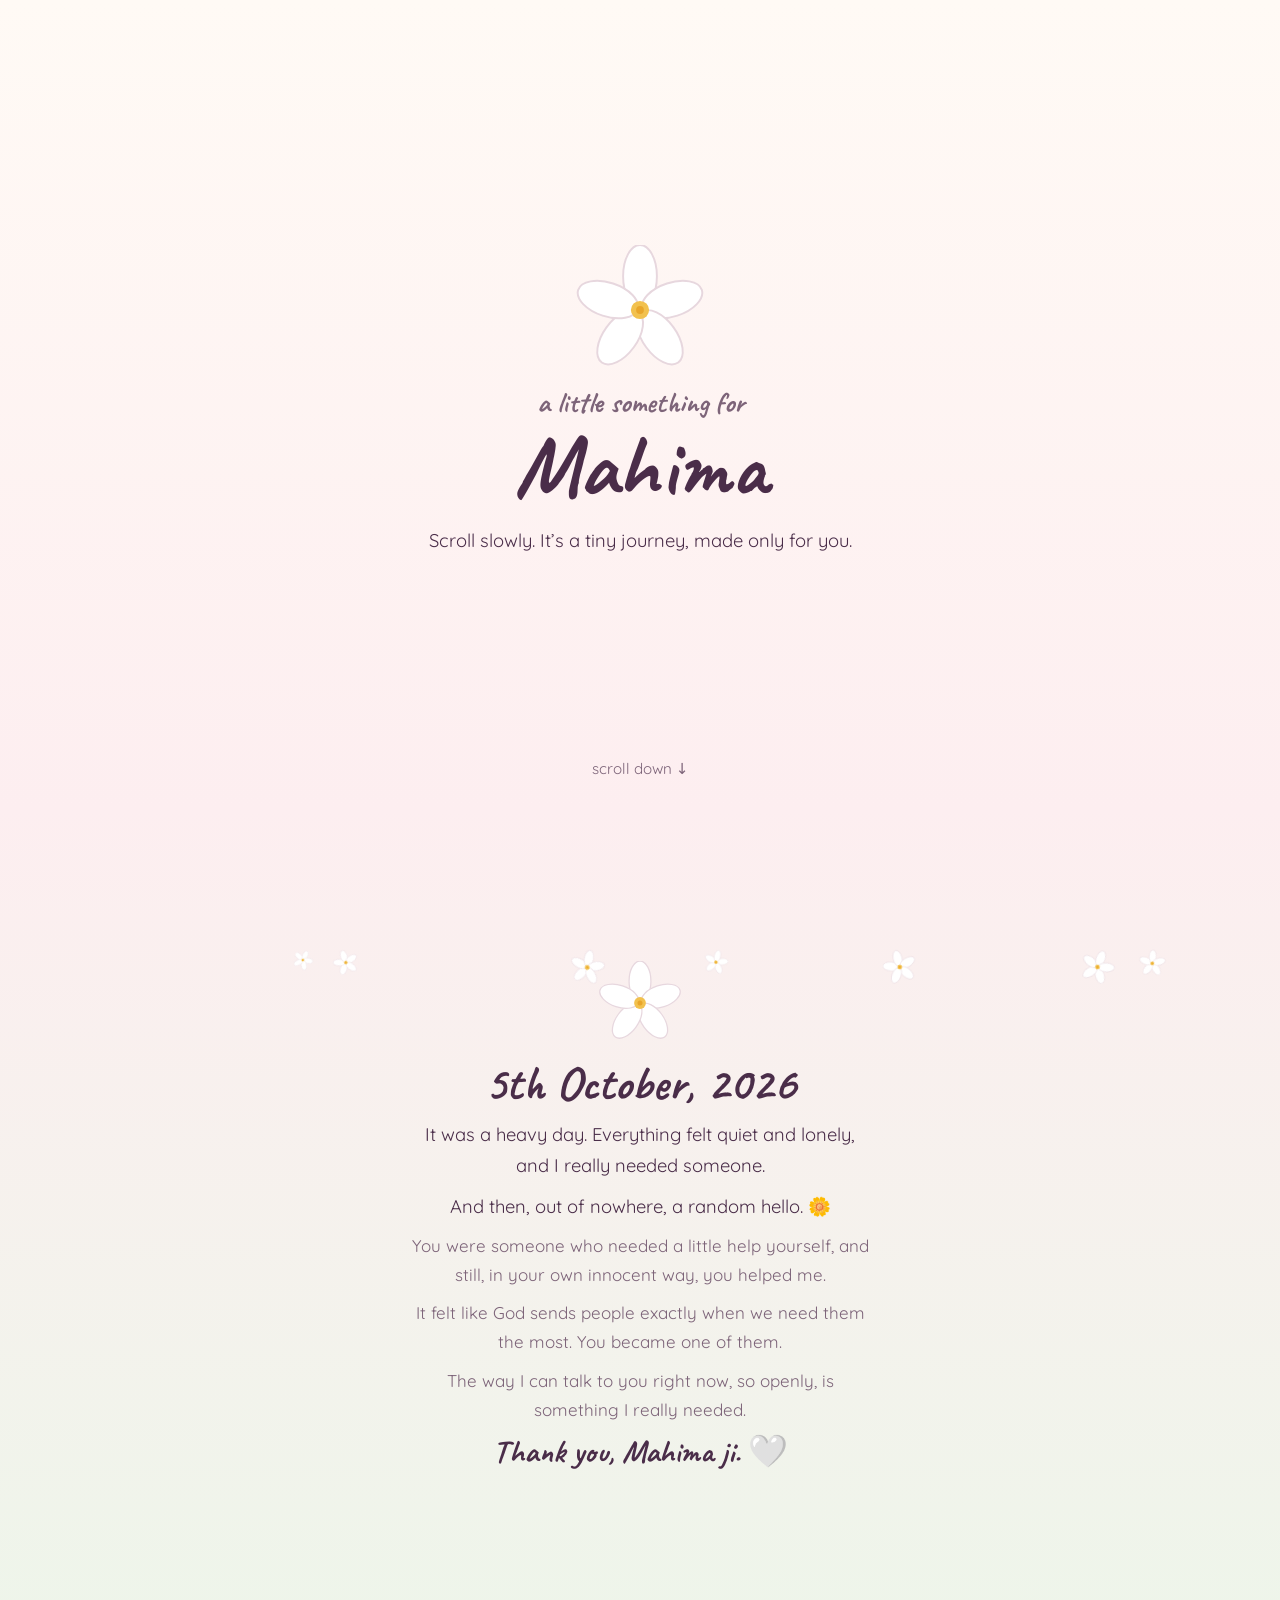
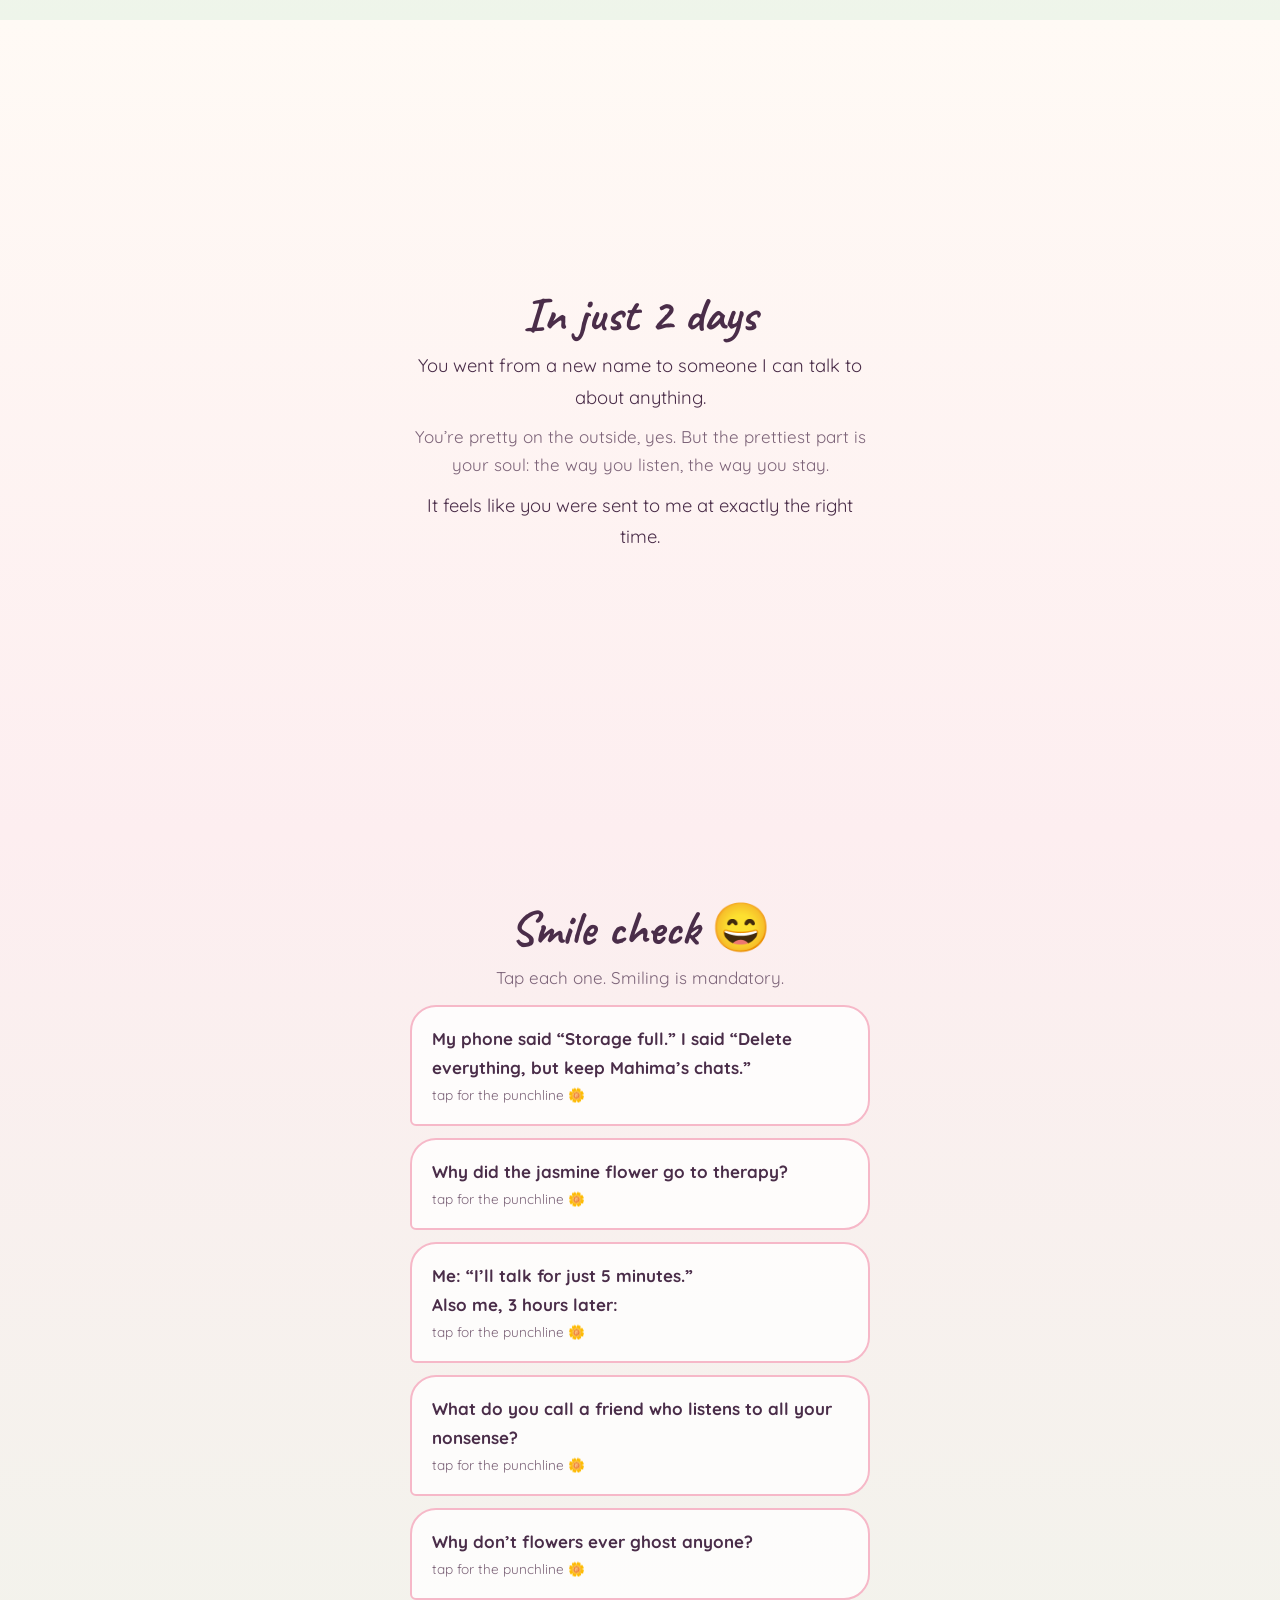
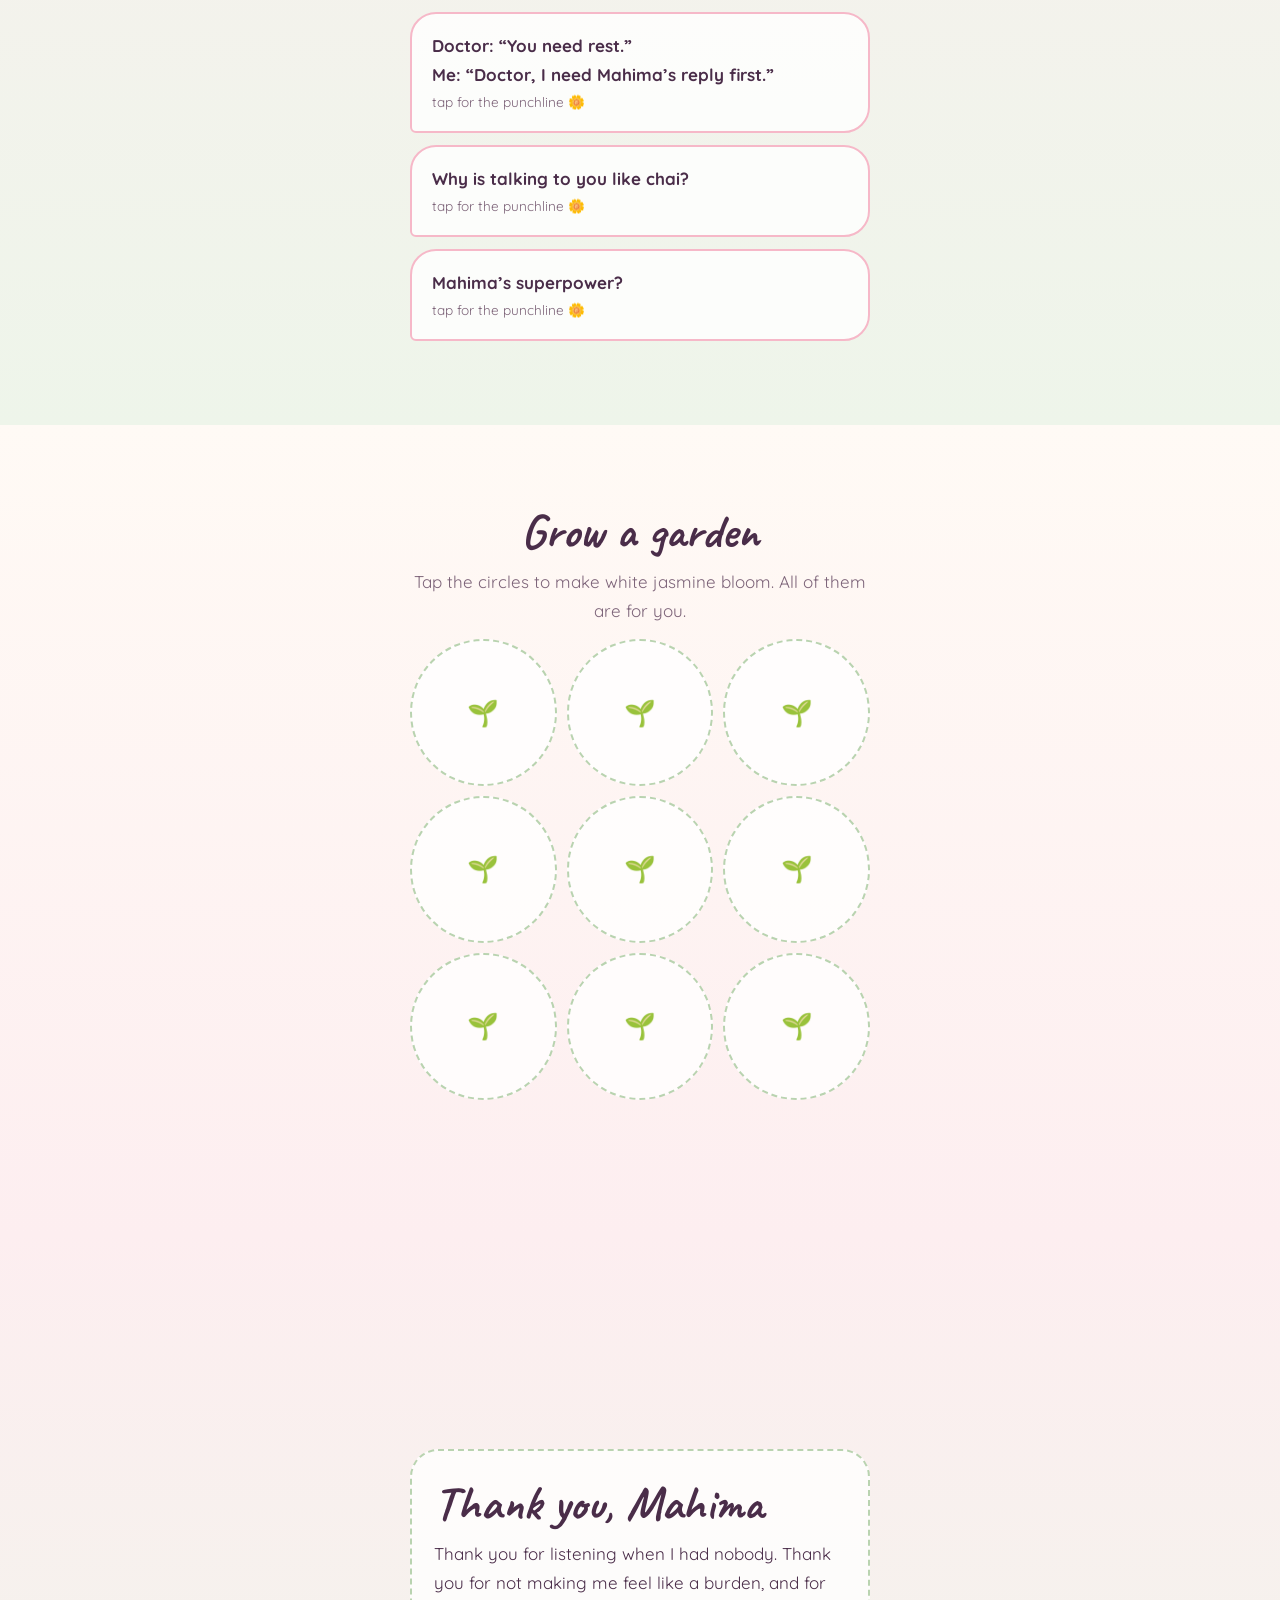
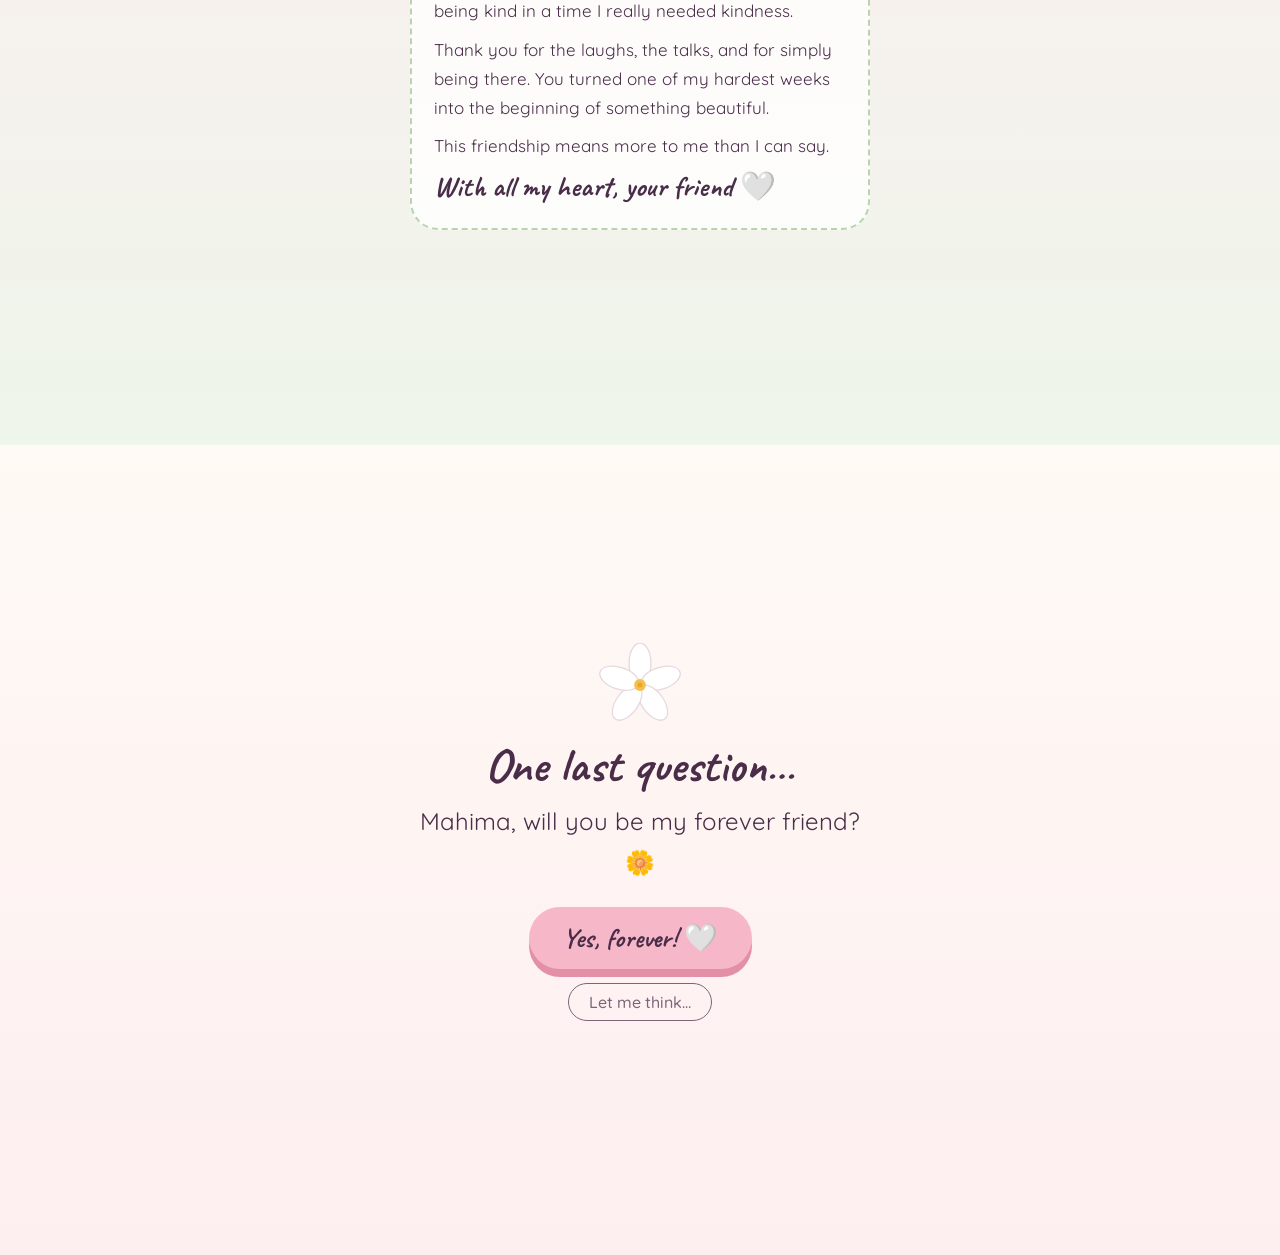
<file: index.html>
<!DOCTYPE html>
<html lang="en">
<head>
<meta charset="utf-8">
<meta name="viewport" content="width=device-width, initial-scale=1, viewport-fit=cover">
<title>For Mahima 🌼</title>
<link href="https://fonts.googleapis.com/css2?family=Caveat:wght@500;700&family=Quicksand:wght@400;500;600&display=swap" rel="stylesheet">
<style>
:root{
  --bg1:#fffaf5; --bg2:#fdeef0; --bg3:#eef5ea; --ink:#4a2d49; --soft:#7d6479;
  --petal:#ffffff; --pink:#f6b8c8; --sage:#b9d3b0; --gold:#f2c14e; --card:rgba(255,255,255,.78);
  box-sizing:border-box; padding-top:env(safe-area-inset-top,0px); padding-bottom:env(safe-area-inset-bottom,0px);
}
@media (prefers-color-scheme:dark){
  :root:not([data-theme="light"]){--bg1:#2a1b2b;--bg2:#35202f;--bg3:#1f2b24;--ink:#fbeff3;--soft:#d5bccb;--card:rgba(255,255,255,.08)}
}
:root[data-theme="dark"]{--bg1:#2a1b2b;--bg2:#35202f;--bg3:#1f2b24;--ink:#fbeff3;--soft:#d5bccb;--card:rgba(255,255,255,.08)}
html{scroll-padding-top:env(safe-area-inset-top,0px);scroll-behavior:smooth}
*{box-sizing:border-box}
body{margin:0;font-family:'Quicksand',system-ui,sans-serif;color:var(--ink);background:var(--bg1);line-height:1.7;font-size:17px;overflow-x:hidden}
h1,h2,.hand{font-family:'Caveat','Segoe Script',cursive;font-weight:700;line-height:1.1;margin:0}
h1{font-size:clamp(3.2rem,15vw,5.5rem)}
h2{font-size:clamp(2.2rem,9vw,3rem);margin-bottom:.6rem}
section{min-height:90vh;padding:72px 24px;display:flex;flex-direction:column;justify-content:center;align-items:center;text-align:center;position:relative}
section:nth-of-type(odd){background:linear-gradient(180deg,var(--bg1),var(--bg2))}
section:nth-of-type(even){background:linear-gradient(180deg,var(--bg2),var(--bg3))}
.wrap{max-width:460px;width:100%;position:relative;z-index:2}
p{margin:.6rem 0;color:var(--soft)}
.big{font-size:1.15rem;color:var(--ink)}
.bloom{width:84px;height:84px;display:block;margin:0 auto 12px}
.hero .bloom{width:130px;height:130px;animation:sway 5s ease-in-out infinite}
@keyframes sway{50%{transform:rotate(12deg) scale(1.05)}}
.hint{position:absolute;bottom:28px;left:0;right:0;font-size:.95rem;color:var(--soft);animation:bob 2s ease-in-out infinite}
@keyframes bob{50%{transform:translateY(8px)}}
.card{background:var(--card);border:2px solid var(--pink);border-radius:26px 26px 26px 6px;padding:18px 20px;margin:12px 0;width:100%;text-align:left;font:inherit;color:var(--ink);cursor:pointer;display:block}
.card .pl{display:none;margin-top:8px;color:var(--soft);font-weight:600}
.card.open .pl{display:block}
.card .tap{font-size:.85rem;color:var(--soft)}
.card.open .tap{display:none}
.card:focus-visible,button:focus-visible{outline:3px solid var(--gold);outline-offset:3px}
.letter{background:var(--card);border-radius:28px;padding:26px 22px;border:2px dashed var(--sage);text-align:left}
.letter p{color:var(--ink)}
.garden{display:grid;grid-template-columns:repeat(3,1fr);gap:10px;width:100%;margin-top:14px}
.seed{aspect-ratio:1;border-radius:50%;background:var(--card);border:2px dashed var(--sage);display:grid;place-items:center;cursor:pointer;font-size:1.6rem;padding:0;color:var(--soft)}
.seed svg{width:84%;height:84%;animation:pop .5s cubic-bezier(.3,1.6,.5,1)}
@keyframes pop{from{transform:scale(0) rotate(-90deg)}}
.btns{display:flex;flex-direction:column;gap:14px;align-items:center;margin-top:24px;min-height:150px;position:relative}
button.yes{font:700 1.7rem 'Caveat',cursive;background:var(--pink);color:#4a2d49;border:0;border-radius:999px;padding:14px 34px;box-shadow:0 8px 0 #e48fa8;cursor:pointer;transition:transform .15s}
button.yes:active{transform:translateY(5px);box-shadow:0 3px 0 #e48fa8}
button.no{font:500 1rem 'Quicksand',sans-serif;background:transparent;color:var(--soft);border:1.5px solid var(--soft);border-radius:999px;padding:8px 20px;cursor:pointer;transition:transform .25s}
#answer{display:none}
#answer.show{display:block}
a.share{display:inline-block;margin-top:16px;background:var(--sage);color:#2f4a2c;text-decoration:none;font-weight:700;border-radius:999px;padding:12px 24px}
.petal{position:fixed;top:-40px;z-index:1;pointer-events:none;animation:fall linear forwards}
@keyframes fall{to{transform:translate3d(var(--dx),110vh,0) rotate(var(--rot))}}
@media (prefers-reduced-motion:reduce){.petal{display:none}.hero .bloom,.hint{animation:none}html{scroll-behavior:auto}}
</style>
</head>
<body>
<svg width="0" height="0" style="position:absolute" aria-hidden="true">
  <defs>
    <symbol id="jas" viewBox="-50 -50 100 100">
      <g fill="#fff" stroke="#e7d7de" stroke-width="1.5">
        <ellipse cx="0" cy="-26" rx="13" ry="24"/>
        <ellipse cx="0" cy="-26" rx="13" ry="24" transform="rotate(72)"/>
        <ellipse cx="0" cy="-26" rx="13" ry="24" transform="rotate(144)"/>
        <ellipse cx="0" cy="-26" rx="13" ry="24" transform="rotate(216)"/>
        <ellipse cx="0" cy="-26" rx="13" ry="24" transform="rotate(288)"/>
      </g>
      <circle r="7" fill="#f2c14e"/><circle r="3" fill="#e9a62b"/>
    </symbol>
  </defs>
</svg>

<section class="hero">
  <div class="wrap">
    <svg class="bloom"><use href="#jas"/></svg>
    <p class="hand" style="font-size:1.8rem;color:var(--soft)">a little something for</p>
    <h1>Mahima</h1>
    <p class="big">Scroll slowly. It’s a tiny journey, made only for you.</p>
  </div>
  <div class="hint">scroll down ↓</div>
</section>

<section>
  <div class="wrap">
    <svg class="bloom"><use href="#jas"/></svg>
    <h2>5th October, 2026</h2>
    <p class="big">It was a heavy day. Everything felt quiet and lonely, and I really needed someone.</p>
    <p class="big">And then, out of nowhere, a random hello. 🌼</p>
    <p>You were someone who needed a little help yourself, and still, in your own innocent way, you helped me.</p>
    <p>It felt like God sends people exactly when we need them the most. You became one of them.</p>
    <p>The way I can talk to you right now, so openly, is something I really needed.</p>
    <p class="hand" style="font-size:2rem;color:var(--ink)">Thank you, Mahima ji. 🤍</p>
  </div>
</section>

<section>
  <div class="wrap">
    <h2>In just 2 days</h2>
    <p class="big">You went from a new name to someone I can talk to about anything.</p>
    <p>You’re pretty on the outside, yes. But the prettiest part is your soul: the way you listen, the way you stay.</p>
    <p class="big">It feels like you were sent to me at exactly the right time.</p>
  </div>
</section>

<section>
  <div class="wrap">
    <h2>Smile check 😄</h2>
    <p>Tap each one. Smiling is mandatory.</p>
    <button class="card" type="button"><b>My phone said “Storage full.” I said “Delete everything, but keep Mahima’s chats.”</b><div class="tap">tap for the punchline 🌼</div><div class="pl">Priorities. 😌</div></button>
    <button class="card" type="button"><b>Why did the jasmine flower go to therapy?</b><div class="tap">tap for the punchline 🌼</div><div class="pl">Too many people kept saying “you smell nice” and it got emotional. 🌼</div></button>
    <button class="card" type="button"><b>Me: “I’ll talk for just 5 minutes.” <br>Also me, 3 hours later:</b><div class="tap">tap for the punchline 🌼</div><div class="pl">“Wait, one more thing…” 🙈</div></button>
    <button class="card" type="button"><b>What do you call a friend who listens to all your nonsense?</b><div class="tap">tap for the punchline 🌼</div><div class="pl">A legend. Also known as Mahima ji. 👑</div></button>
    <button class="card" type="button"><b>Why don’t flowers ever ghost anyone?</b><div class="tap">tap for the punchline 🌼</div><div class="pl">They always come back in spring. Unlike my sleep schedule. 😴</div></button>
    <button class="card" type="button"><b>Doctor: “You need rest.” <br>Me: “Doctor, I need Mahima’s reply first.”</b><div class="tap">tap for the punchline 🌼</div><div class="pl">Doctor: “…that’s not medicine.” 💊</div></button>
    <button class="card" type="button"><b>Why is talking to you like chai?</b><div class="tap">tap for the punchline 🌼</div><div class="pl">Warm, comforting, and I want a refill every day. ☕</div></button>
    <button class="card" type="button"><b>Mahima’s superpower?</b><div class="tap">tap for the punchline 🌼</div><div class="pl">Making a random Tuesday feel like a festival. 🎉</div></button>
  </div>
</section>

<section>
  <div class="wrap">
    <h2>Grow a garden</h2>
    <p>Tap the circles to make white jasmine bloom. All of them are for you.</p>
    <div class="garden" id="garden"></div>
    <p id="gmsg" class="big" style="min-height:1.7em;margin-top:14px"></p>
  </div>
</section>

<section>
  <div class="wrap">
    <div class="letter">
      <h2>Thank you, Mahima</h2>
      <p>Thank you for listening when I had nobody. Thank you for not making me feel like a burden, and for being kind in a time I really needed kindness.</p>
      <p>Thank you for the laughs, the talks, and for simply being there. You turned one of my hardest weeks into the beginning of something beautiful.</p>
      <p>This friendship means more to me than I can say.</p>
      <p class="hand" style="font-size:1.8rem">With all my heart, your friend 🤍</p>
    </div>
  </div>
</section>

<section id="ask">
  <div class="wrap">
    <svg class="bloom"><use href="#jas"/></svg>
    <h2>One last question…</h2>
    <p class="big" style="font-size:1.5rem">Mahima, will you be my forever friend? 🌼</p>
    <div class="btns" id="btns">
      <button class="yes" id="yes" type="button">Yes, forever! 🤍</button>
      <button class="no" id="no" type="button">Let me think…</button>
    </div>
    <div id="answer">
      <h2>Yayyyy! 🎉</h2>
      <p class="big">Forever friends it is. Best new beginning ever. 🌼</p>
      <a class="share" id="share" target="_blank" rel="noopener" href="#">Tell him your answer 💬</a>
    </div>
  </div>
</section>

<script>
(function(){
  var reduce = window.matchMedia('(prefers-reduced-motion: reduce)').matches;
  function petal(){
    if(reduce) return;
    var s = document.createElementNS('http://www.w3.org/2000/svg','svg');
    var size = 16 + Math.random()*22;
    s.setAttribute('class','petal'); s.setAttribute('width',size); s.setAttribute('height',size);
    s.style.left = Math.random()*100 + 'vw';
    s.style.setProperty('--dx', (Math.random()*160-80)+'px');
    s.style.setProperty('--rot', (Math.random()*720-360)+'deg');
    s.style.animationDuration = (7+Math.random()*7)+'s';
    s.innerHTML = '<use href="#jas"/>';
    document.body.appendChild(s);
    setTimeout(function(){s.remove()}, 15000);
  }
  setInterval(petal, 1100);
  for(var i=0;i<6;i++) setTimeout(petal, i*250);

  document.querySelectorAll('.card').forEach(function(c){
    c.addEventListener('click', function(){ c.classList.toggle('open'); });
  });

  var g = document.getElementById('garden'), msg = document.getElementById('gmsg'), n = 0;
  var lines = ['A little bud 🌱','Growing…','Look at that!','Smells so good','Almost a garden','Pretty, like you','So many!','Nearly there','Mahima’s garden 🤍'];
  for(var i=0;i<9;i++){
    var b = document.createElement('button');
    b.className='seed'; b.type='button'; b.setAttribute('aria-label','Plant a flower'); b.textContent='🌱';
    b.addEventListener('click', function(){
      if(this.dataset.done) return;
      this.dataset.done=1; this.innerHTML='<svg><use href="#jas"/></svg>'; this.style.border='0'; this.style.background='transparent';
      msg.textContent = lines[n++];
    });
    g.appendChild(b);
  }

  var no = document.getElementById('no'), tries = 0;
  var phrases = ['Are you sure? 🥺','Try again 🌼','Pretty please?','That button is broken 😅'];
  function dodge(e){
    if(e) e.preventDefault();
    tries++;
    no.textContent = phrases[tries % phrases.length];
    var x = (Math.random()*160-80), y = (Math.random()*80-20);
    no.style.transform = 'translate('+x+'px,'+y+'px)';
  }
  no.addEventListener('click', dodge);
  no.addEventListener('pointerenter', function(e){ if(e.pointerType==='mouse') dodge(); });

  document.getElementById('yes').addEventListener('click', function(){
    document.getElementById('btns').style.display='none';
    document.getElementById('answer').classList.add('show');
    document.getElementById('share').href = 'https://wa.me/?text=' + encodeURIComponent('Yes! Forever friends 🤍🌼 — Mahima');
    if(!reduce){ for(var i=0;i<45;i++) setTimeout(petal, i*60); }
  });
})();
</script>
</body>
</html>
</file>
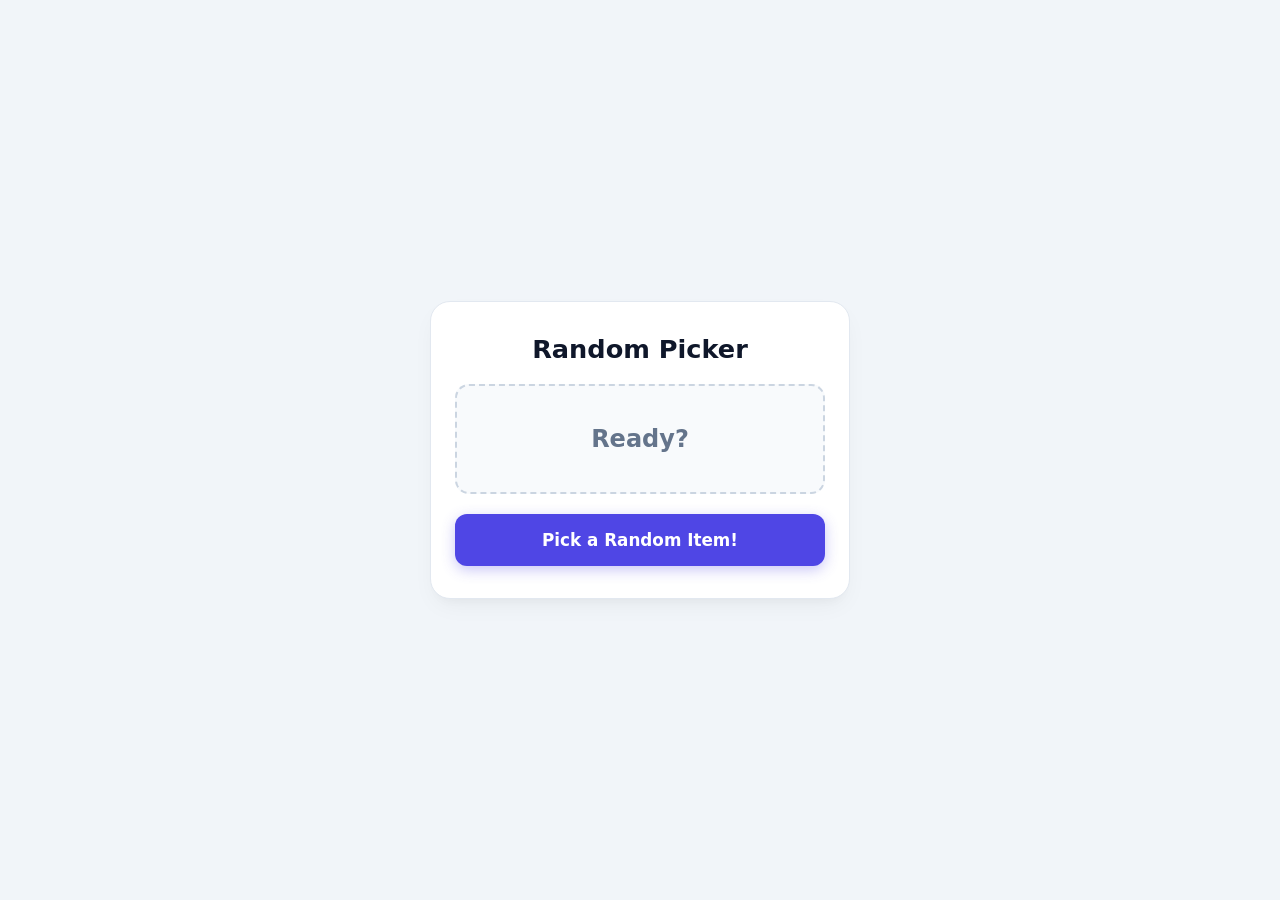
<file: ran.html>
<!DOCTYPE html>
<html lang="en">
<head>
  <meta charset="UTF-8">
  <meta name="viewport" content="width=device-width, initial-scale=1.0">
  <title>Random Item Picker</title>
  <style>
    :root {
      --bg-color: #f1f5f9;
      --card-bg: #ffffff;
      --accent: #4f46e5;
      --accent-hover: #4338ca;
      --text: #0f172a;
      --text-muted: #64748b;
      --border: #e2e8f0;
      --winner-color: #2563eb;
    }

    * {
      box-sizing: border-box;
      margin: 0;
      padding: 0;
      font-family: 'Segoe UI', Roboto, system-ui, -apple-system, sans-serif;
    }

    body {
      background-color: var(--bg-color);
      color: var(--text);
      min-height: 100vh;
      display: flex;
      justify-content: center;
      align-items: center;
      padding: 16px;
    }

    .container {
      background-color: var(--card-bg);
      width: 100%;
      max-width: 420px;
      padding: 32px 24px;
      border-radius: 20px;
      border: 1px solid var(--border);
      box-shadow: 0 10px 25px -5px rgba(0, 0, 0, 0.05), 0 8px 10px -6px rgba(0, 0, 0, 0.03);
      text-align: center;
    }

    h1 {
      font-size: clamp(1.3rem, 5vw, 1.6rem);
      font-weight: 700;
      margin-bottom: 20px;
      color: var(--text);
    }

    /* Display Box */
    .picker-box {
      background: #f8fafc;
      border: 2px dashed #cbd5e1;
      border-radius: 14px;
      height: 110px;
      display: flex;
      justify-content: center;
      align-items: center;
      margin-bottom: 20px;
      padding: 12px;
      overflow: hidden;
      transition: border-color 0.3s ease;
    }

    .item-display {
      font-size: clamp(1.2rem, 5vw, 1.5rem);
      font-weight: 700;
      color: var(--text-muted);
      word-break: break-word;
      transition: transform 0.1s ease, color 0.2s ease;
    }

    .item-display.shuffling {
      animation: shuffleAnim 0.1s infinite alternate;
      color: var(--text-muted);
    }

    .item-display.winner {
      transform: scale(1.15);
      color: var(--winner-color);
    }

    /* Button */
    .btn-pick {
      background-color: var(--accent);
      color: #ffffff;
      border: none;
      padding: 16px 24px;
      font-size: clamp(1rem, 4vw, 1.05rem);
      font-weight: 600;
      border-radius: 12px;
      cursor: pointer;
      width: 100%;
      transition: all 0.2s ease;
      box-shadow: 0 4px 14px rgba(79, 70, 229, 0.3);
      -webkit-tap-highlight-color: transparent;
    }

    .btn-pick:hover:not(:disabled) {
      background-color: var(--accent-hover);
      transform: translateY(-2px);
      box-shadow: 0 6px 18px rgba(79, 70, 229, 0.4);
    }

    .btn-pick:active:not(:disabled) {
      transform: translateY(0);
    }

    .btn-pick:disabled {
      background-color: #94a3b8;
      cursor: not-allowed;
      box-shadow: none;
      transform: none;
    }

    @keyframes shuffleAnim {
      0% { transform: translateY(-3px); }
      100% { transform: translateY(3px); }
    }

    @media (max-width: 360px) {
      .container {
        padding: 24px 16px;
      }
      .picker-box {
        height: 95px;
      }
    }
  </style>
</head>
<body>

  <div class="container">
    <h1>Random Picker</h1>

    <div class="picker-box" id="pickerBox">
      <div id="itemDisplay" class="item-display">Ready?</div>
    </div>

    <button id="pickBtn" class="btn-pick" onclick="startRandomizer()">Pick a Random Item!</button>
  </div>

  <script>
    // Pool of custom items
    const things = [
      "Jhumka 🪞",
      "Coca cola bottle 🥤",
      "Lipstick 💄",
      "Fevicol 🧪",
      "Sunglasses 🕶️",
      "Books 📚",
      "Dupatta 🧣",
      "Chocolate 🍫",
      "Bottle 🍾",
      "Hari mirchi 🌶️",
      "Marigold flower 🌼",
      "Bell 🔔",
      "Bangles 💍",
      "Lemon 🍋",
      "Keys 🗝️",
      "Water 🌊",
      "Toy car 🚗",
      "Paan 🍃",
      "Perfume 🧴",
      "Mobile phone 📱",
      "Stone 🪨",
      "Mehandi cone 🖋️",
      "Flower 🌺",
      "Tablet (paracetamol) 💊",
      "Watch ⌚"
    ];

    const itemDisplay = document.getElementById('itemDisplay');
    const pickBtn = document.getElementById('pickBtn');
    const pickerBox = document.getElementById('pickerBox');

    function startRandomizer() {
      pickBtn.disabled = true;
      pickerBox.style.borderColor = '#94a3b8';
      itemDisplay.classList.remove('winner');
      itemDisplay.classList.add('shuffling');

      const totalDuration = 5000; // 5 seconds
      const intervalTime = 70;    // Shuffle speed

      // Rapidly switch through random items
      const shuffleInterval = setInterval(() => {
        const randomIndex = Math.floor(Math.random() * things.length);
        itemDisplay.textContent = things[randomIndex];
      }, intervalTime);

      // Stop after 5 seconds and pick 1 item
      setTimeout(() => {
        clearInterval(shuffleInterval);

        const winningIndex = Math.floor(Math.random() * things.length);
        itemDisplay.textContent = things[winningIndex];

        itemDisplay.classList.remove('shuffling');
        itemDisplay.classList.add('winner');
        pickerBox.style.borderColor = '#2563eb';

        pickBtn.disabled = false;
      }, totalDuration);
    }
  </script>
</body>
</html>
</file>
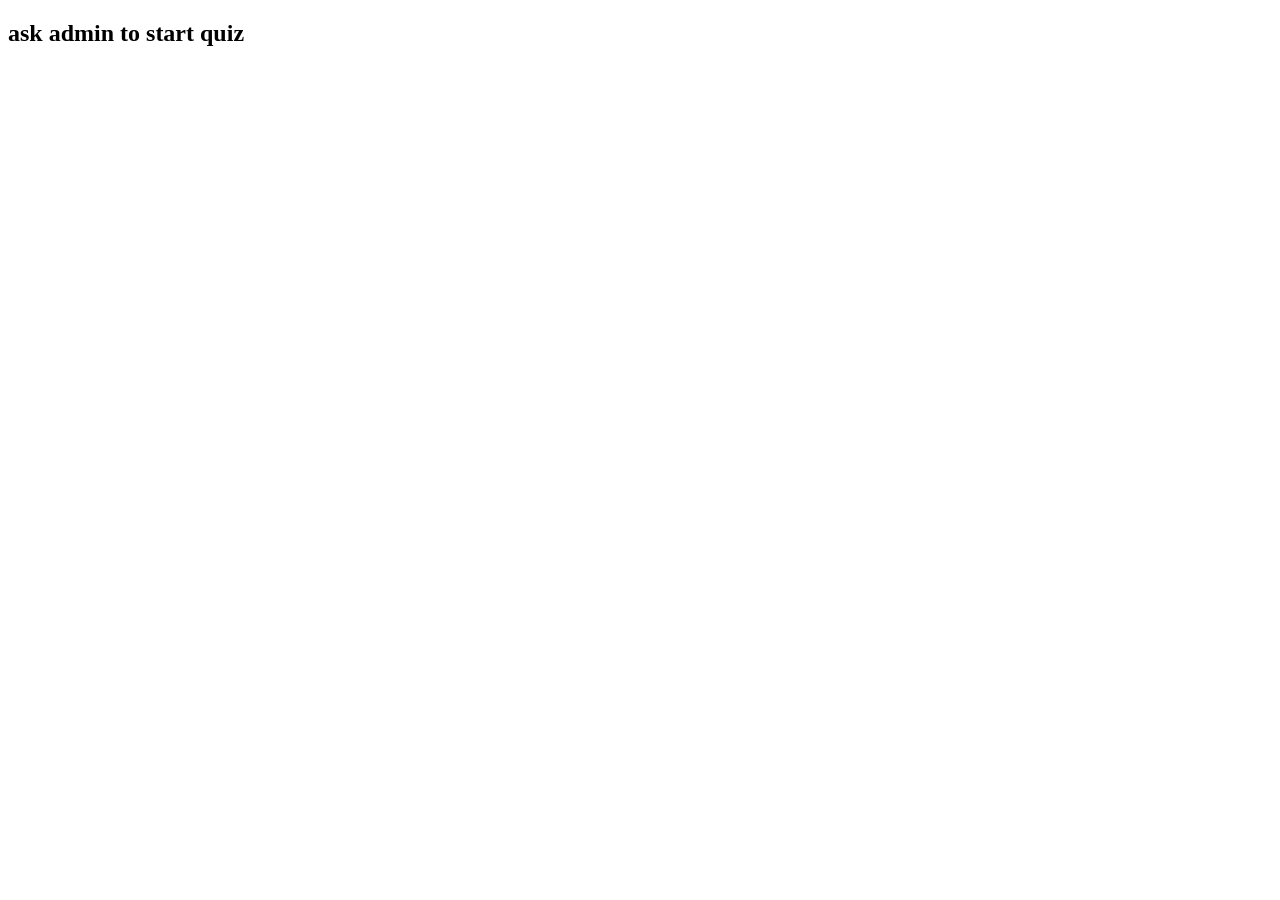
<file: aiml/quiz1/quiz.html>
<!DOCTYPE html>
<html lang="en">
<head>
<meta charset="UTF-8">
<meta name="viewport" content="width=device-width, initial-scale=1.0">
<title>Python Quiz — Section 1</title>
<link rel="icon" href="data:image/svg+xml,<svg xmlns='http://www.w3.org/2000/svg' viewBox='0 0 100 100'><text y='.9em' font-size='90'>🎓</text></svg>">
<link href="https://fonts.googleapis.com/css2?family=JetBrains+Mono:wght@400;600;700&family=Syne:wght@400;700;800&display=swap" rel="stylesheet">
<!----<style>
  :root {
    --bg: #0a0e1a;
    --surface: #111827;
    --card: #1a2235;
    --border: #2a3a55;
    --accent: #00e5ff;
    --accent2: #7c3aed;
    --green: #22c55e;
    --red: #ef4444;
    --text: #e2e8f0;
    --muted: #64748b;
    --warn: #f59e0b;
  }

  * { box-sizing: border-box; margin: 0; padding: 0; }

  body {
    font-family: 'Syne', sans-serif;
    background: var(--bg);
    color: var(--text);
    min-height: 100vh;
    overflow-x: hidden;
  }

  /* Animated background grid */
  body::before {
    content: '';
    position: fixed; inset: 0;
    background-image:
      linear-gradient(rgba(0,229,255,0.03) 1px, transparent 1px),
      linear-gradient(90deg, rgba(0,229,255,0.03) 1px, transparent 1px);
    background-size: 48px 48px;
    pointer-events: none;
    z-index: 0;
  }

  .screen { display: none; position: relative; z-index: 1; }
  .screen.active { display: flex; }

  /* ── INSTRUCTIONS SCREEN ── */
  #screen-intro {
    flex-direction: column;
    align-items: center;
    justify-content: center;
    min-height: 100vh;
    padding: 2rem;
  }

  .intro-card {
    background: var(--card);
    border: 1px solid var(--border);
    border-radius: 16px;
    max-width: 700px;
    width: 100%;
    padding: 2.5rem;
    box-shadow: 0 0 60px rgba(0,229,255,0.06);
  }

  .badge {
    display: inline-block;
    background: linear-gradient(135deg, var(--accent2), var(--accent));
    color: #fff;
    font-size: 0.7rem;
    font-weight: 700;
    letter-spacing: 0.15em;
    text-transform: uppercase;
    padding: 0.25rem 0.75rem;
    border-radius: 999px;
    margin-bottom: 1rem;
  }

  h1 { font-size: 2.2rem; font-weight: 800; line-height: 1.15; margin-bottom: 0.5rem; }
  h1 span { color: var(--accent); }

  .subtitle { color: var(--muted); font-size: 1rem; margin-bottom: 2rem; }

  .rules-grid {
    display: grid;
    grid-template-columns: 1fr 1fr;
    gap: 1rem;
    margin-bottom: 2rem;
  }

  .rule-item {
    background: var(--surface);
    border: 1px solid var(--border);
    border-radius: 10px;
    padding: 1rem;
    display: flex;
    gap: 0.75rem;
    align-items: flex-start;
  }

  .rule-icon {
    font-size: 1.3rem;
    flex-shrink: 0;
  }

  .rule-text { font-size: 0.85rem; color: var(--text); line-height: 1.5; }
  .rule-text strong { color: var(--accent); display: block; margin-bottom: 0.2rem; font-size: 0.8rem; text-transform: uppercase; letter-spacing: 0.05em; }

  .name-row {
    display: flex; gap: 1rem; margin-bottom: 1.5rem;
  }

  input[type="text"] {
    flex: 1;
    background: var(--surface);
    border: 1px solid var(--border);
    border-radius: 8px;
    color: var(--text);
    font-family: 'Syne', sans-serif;
    font-size: 1rem;
    padding: 0.75rem 1rem;
    outline: none;
    transition: border-color 0.2s;
  }

  input[type="text"]:focus { border-color: var(--accent); }
  input[type="text"]::placeholder { color: var(--muted); }

  .btn-primary {
    background: linear-gradient(135deg, var(--accent2) 0%, var(--accent) 100%);
    border: none;
    border-radius: 8px;
    color: #fff;
    cursor: pointer;
    font-family: 'Syne', sans-serif;
    font-size: 1rem;
    font-weight: 700;
    padding: 0.75rem 2rem;
    letter-spacing: 0.03em;
    transition: opacity 0.2s, transform 0.1s;
    white-space: nowrap;
  }

  .btn-primary:hover { opacity: 0.9; transform: translateY(-1px); }
  .btn-primary:active { transform: translateY(0); }

  /* ── QUIZ SCREEN ── */
  #screen-quiz {
    flex-direction: column;
    min-height: 100vh;
    padding: 1.5rem;
    align-items: center;
  }

  .quiz-header {
    width: 100%; max-width: 800px;
    display: flex;
    align-items: center;
    justify-content: space-between;
    margin-bottom: 1.5rem;
    gap: 1rem;
    flex-wrap: wrap;
  }

  .progress-wrap { flex: 1; min-width: 200px; }
  .progress-label { font-size: 0.75rem; color: var(--muted); margin-bottom: 0.4rem; letter-spacing: 0.05em; text-transform: uppercase; }
  .progress-bar {
    background: var(--border);
    border-radius: 999px;
    height: 6px;
    overflow: hidden;
  }
  .progress-fill {
    background: linear-gradient(90deg, var(--accent2), var(--accent));
    height: 100%;
    border-radius: 999px;
    transition: width 0.4s ease;
  }

  .timer-box {
    background: var(--card);
    border: 1px solid var(--border);
    border-radius: 10px;
    padding: 0.6rem 1.2rem;
    text-align: center;
    min-width: 100px;
  }
  .timer-label { font-size: 0.65rem; text-transform: uppercase; letter-spacing: 0.1em; color: var(--muted); }
  .timer-value {
    font-family: 'JetBrains Mono', monospace;
    font-size: 1.6rem;
    font-weight: 700;
    color: var(--accent);
    line-height: 1;
    transition: color 0.3s;
  }
  .timer-value.warn { color: var(--warn); }
  .timer-value.danger { color: var(--red); animation: pulse 0.5s infinite alternate; }

  @keyframes pulse { from { opacity: 1; } to { opacity: 0.5; } }

  .q-card {
    background: var(--card);
    border: 1px solid var(--border);
    border-radius: 16px;
    max-width: 800px;
    width: 100%;
    padding: 2rem;
    box-shadow: 0 0 40px rgba(0,229,255,0.04);
    animation: slideIn 0.3s ease;
  }

  @keyframes slideIn {
    from { opacity: 0; transform: translateY(16px); }
    to   { opacity: 1; transform: translateY(0); }
  }

  .q-number {
    font-size: 0.75rem;
    color: var(--accent);
    text-transform: uppercase;
    letter-spacing: 0.1em;
    margin-bottom: 0.75rem;
  }

  .q-text {
    font-size: 1.05rem;
    line-height: 1.6;
    margin-bottom: 1.25rem;
    color: var(--text);
  }

  .code-block {
    background: #0d1117;
    border: 1px solid var(--border);
    border-radius: 8px;
    padding: 1rem 1.25rem;
    margin-bottom: 1.5rem;
    font-family: 'JetBrains Mono', monospace;
    font-size: 0.85rem;
    line-height: 1.7;
    white-space: pre;
    overflow-x: auto;
    color: #c9d1d9;
  }

  .code-block .kw   { color: #ff7b72; }
  .code-block .str  { color: #a5d6ff; }
  .code-block .num  { color: #79c0ff; }
  .code-block .fn   { color: #d2a8ff; }
  .code-block .var  { color: #ffa657; }
  .code-block .cmt  { color: #8b949e; }
  .code-block .op   { color: #ff7b72; }

  .options { display: flex; flex-direction: column; gap: 0.75rem; }

  .option-btn {
    background: var(--surface);
    border: 1px solid var(--border);
    border-radius: 10px;
    color: var(--text);
    cursor: pointer;
    display: flex;
    align-items: center;
    gap: 1rem;
    padding: 0.9rem 1.2rem;
    font-family: 'JetBrains Mono', monospace;
    font-size: 0.9rem;
    text-align: left;
    transition: border-color 0.15s, background 0.15s, transform 0.1s;
    width: 100%;
  }

  .option-btn:hover:not(:disabled) {
    border-color: var(--accent);
    background: rgba(0,229,255,0.05);
    transform: translateX(4px);
  }

  .option-btn.selected {
    border-color: var(--accent);
    background: rgba(0,229,255,0.1);
  }

  .option-btn.correct { border-color: var(--green); background: rgba(34,197,94,0.1); }
  .option-btn.wrong   { border-color: var(--red);   background: rgba(239,68,68,0.1);  }

  .opt-label {
    background: var(--border);
    border-radius: 6px;
    color: var(--muted);
    font-size: 0.75rem;
    font-weight: 700;
    padding: 0.2rem 0.55rem;
    flex-shrink: 0;
  }

  .option-btn.selected .opt-label { background: var(--accent); color: #000; }

  .q-footer {
    display: flex;
    justify-content: flex-end;
    margin-top: 1.5rem;
  }

  /* ── RESULTS SCREEN ── */
  #screen-result {
    flex-direction: column;
    align-items: center;
    justify-content: center;
    min-height: 100vh;
    padding: 2rem;
  }

  .result-card {
    background: var(--card);
    border: 1px solid var(--border);
    border-radius: 16px;
    max-width: 600px;
    width: 100%;
    padding: 2.5rem;
    text-align: center;
    box-shadow: 0 0 80px rgba(124,58,237,0.12);
    animation: slideIn 0.4s ease;
  }

  .score-ring {
    width: 140px; height: 140px;
    margin: 0 auto 1.5rem;
    position: relative;
  }

  .score-ring svg { transform: rotate(-90deg); }
  .ring-bg { fill: none; stroke: var(--border); stroke-width: 10; }
  .ring-fill { fill: none; stroke-width: 10; stroke-linecap: round; transition: stroke-dashoffset 1s ease; }

  .score-center {
    position: absolute; inset: 0;
    display: flex; flex-direction: column;
    align-items: center; justify-content: center;
  }
  .score-num { font-size: 2.2rem; font-weight: 800; }
  .score-denom { font-size: 0.8rem; color: var(--muted); }

  .result-grade {
    font-size: 1.5rem; font-weight: 800; margin-bottom: 0.5rem;
  }
  .result-msg { color: var(--muted); font-size: 0.95rem; margin-bottom: 2rem; }

  .stats-row {
    display: flex; gap: 1rem; justify-content: center; margin-bottom: 2rem; flex-wrap: wrap;
  }

  .stat-box {
    background: var(--surface);
    border: 1px solid var(--border);
    border-radius: 10px;
    padding: 0.75rem 1.25rem;
    min-width: 100px;
  }

  .stat-val { font-size: 1.4rem; font-weight: 800; }
  .stat-key { font-size: 0.7rem; color: var(--muted); text-transform: uppercase; letter-spacing: 0.07em; }

  .review-list { text-align: left; margin-bottom: 2rem; }
  .review-item {
    background: var(--surface);
    border-left: 3px solid var(--border);
    border-radius: 0 8px 8px 0;
    margin-bottom: 0.5rem;
    padding: 0.6rem 1rem;
    font-size: 0.82rem;
    display: flex; align-items: center; gap: 0.6rem;
  }
  .review-item.ok  { border-color: var(--green); }
  .review-item.bad { border-color: var(--red); }
  .review-icon { font-size: 1rem; flex-shrink: 0; }
  .review-q { flex: 1; color: var(--muted); }
  .review-ans { font-family: 'JetBrains Mono', monospace; color: var(--text); }

  .firebase-note {
    background: rgba(0,229,255,0.06);
    border: 1px solid rgba(0,229,255,0.2);
    border-radius: 8px;
    color: var(--muted);
    font-size: 0.78rem;
    margin-bottom: 1.5rem;
    padding: 0.75rem 1rem;
  }

  .firebase-note strong { color: var(--accent); }

  .btn-secondary {
    background: var(--surface);
    border: 1px solid var(--border);
    border-radius: 8px;
    color: var(--text);
    cursor: pointer;
    font-family: 'Syne', sans-serif;
    font-size: 0.9rem;
    font-weight: 700;
    padding: 0.65rem 1.5rem;
    transition: border-color 0.2s;
    margin-right: 0.75rem;
  }

  .btn-secondary:hover { border-color: var(--accent); color: var(--accent); }

  @media (max-width: 600px) {
    .rules-grid { grid-template-columns: 1fr; }
    h1 { font-size: 1.6rem; }
    .name-row { flex-direction: column; }
  }
</style>
</head>
<body>


<section id="screen-intro" class="screen active">
  <div class="intro-card">
    <div class="badge">Section Quiz 1 · Python</div>
    <h1>Dictionary <span>Fundamentals</span></h1>
    <p class="subtitle">Test your knowledge of Python dictionaries — 10 questions, 2 minutes each.</p>

    <div class="rules-grid">
      <div class="rule-item">
        <span class="rule-icon">⏱️</span>
        <div class="rule-text"><strong>Time Per Question</strong>2 minutes per question. Auto-submits when time expires.</div>
      </div>
      <div class="rule-item">
        <span class="rule-icon">📋</span>
        <div class="rule-text"><strong>Total Questions</strong>10 MCQs covering Python dictionary operations.</div>
      </div>
      <div class="rule-item">
        <span class="rule-icon">💾</span>
        <div class="rule-text"><strong>Auto-Save</strong>Answers are saved. Review status shown on palette.</div>
      </div>
      <div class="rule-item">
        <span class="rule-icon">🏆</span>
        <div class="rule-text"><strong>Results</strong>Score & review sent to Firebase after completion.</div>
      </div>
      <div class="rule-item">
        <span class="rule-icon">🔄</span>
        <div class="rule-text"><strong>Navigation</strong>Each question moves forward. No going back once answered.</div>
      </div>
      <div class="rule-item">
        <span class="rule-icon">✅</span>
        <div class="rule-text"><strong>Scoring</strong>+1 for each correct answer. No negative marking.</div>
      </div>
    </div>

    <div class="name-row">
      <input type="text" id="candidate-name" placeholder="Enter your full name…" autocomplete="off" />
      <button class="btn-primary" onclick="startQuiz()">Start Test →</button>
    </div>
    <p style="font-size:0.78rem;color:var(--muted)">Your results will be saved to Firebase and visible to the instructor.</p>
  </div>
</section>

<section id="screen-quiz" class="screen">
  <div class="quiz-header">
    <div class="progress-wrap">
      <div class="progress-label" id="progress-label">Question 1 of 10</div>
      <div class="progress-bar"><div class="progress-fill" id="progress-fill" style="width:10%"></div></div>
    </div>
    <div class="timer-box">
      <div class="timer-label">Time Left</div>
      <div class="timer-value" id="timer-val">2:00</div>
    </div>
  </div>

  <div class="q-card" id="q-card">

<section id="screen-result" class="screen">
  <div class="result-card">
    <div class="score-ring">
      <svg width="140" height="140" viewBox="0 0 140 140">
        <circle class="ring-bg" cx="70" cy="70" r="60"/>
        <circle class="ring-fill" id="ring-fill" cx="70" cy="70" r="60"
          stroke-dasharray="376.99"
          stroke-dashoffset="376.99"/>
      </svg>
      <div class="score-center">
        <div class="score-num" id="score-num">—</div>
        <div class="score-denom">out of 10</div>
      </div>
    </div>

    <div class="result-grade" id="result-grade"></div>
    <div class="result-msg" id="result-msg"></div>

    <div class="stats-row">
      <div class="stat-box"><div class="stat-val" id="stat-correct" style="color:var(--green)">—</div><div class="stat-key">Correct</div></div>
      <div class="stat-box"><div class="stat-val" id="stat-wrong" style="color:var(--red)">—</div><div class="stat-key">Wrong</div></div>
      <div class="stat-box"><div class="stat-val" id="stat-skipped" style="color:var(--warn)">—</div><div class="stat-key">Skipped</div></div>
      <div class="stat-box"><div class="stat-val" id="stat-time" style="color:var(--accent)">—</div><div class="stat-key">Avg Time</div></div>
    </div>

    <div class="review-list" id="review-list"></div>

    <div class="firebase-note" id="firebase-status">
      ⏳ Saving your results to <strong>Firebase</strong>…
    </div>

    <div>
      <button class="btn-secondary" onclick="location.reload()">Retake Quiz</button>
      <button class="btn-primary" onclick="window.print()">Print Results</button>
    </div>
  </div>
</section>


<script type="module">
import { initializeApp } from "https://www.gstatic.com/firebasejs/10.12.0/firebase-app.js";
import { getFirestore, collection, addDoc, serverTimestamp }
  from "https://www.gstatic.com/firebasejs/10.12.0/firebase-firestore.js";

// ── CONFIGURE YOUR FIREBASE PROJECT HERE ──
const firebaseConfig = {
apiKey: "AIzaSyBHtrURZbzpt184b5reOmxTkAKO2IbGCfA",

  authDomain: "ylrapp.firebaseapp.com",

  databaseURL: "https://ylrapp-default-rtdb.firebaseio.com",

  projectId: "ylrapp",

  storageBucket: "ylrapp.firebasestorage.app",

  messagingSenderId: "527524126516",

  appId: "1:527524126516:web:e79f9bd77a716b28e94f61"

};

const app = initializeApp(firebaseConfig);
const db  = getFirestore(app);

window._saveToFirebase = async (payload) => {
  try {
    const ref = await addDoc(collection(db, "quiz_results"), {
      ...payload,
      timestamp: serverTimestamp()
    });
    document.getElementById("firebase-status").innerHTML =
      `✅ Results saved to <strong>Firebase</strong>. Record ID: <code style="font-family:monospace;color:var(--accent)">${ref.id}</code>`;
  } catch (e) {
    document.getElementById("firebase-status").innerHTML =
      `⚠️ Firebase save failed: <strong>${e.message}</strong><br>
       <small style="color:var(--muted)">Replace the firebaseConfig placeholders with your real project credentials.</small>`;
  }
};
</script>

<script>
// ════════════════════════════════════════════════════════
//  QUIZ DATA  (10 questions — all from the screenshots)
// ════════════════════════════════════════════════════════
const QUESTIONS = [
  {
    text: "Which of the following statements create a dictionary?",
    code: null,
    options: [
      "d = {}",
      'd = {"john":40, "peter":45}',
      'd = {40:"john", 45:"peter"}',
      "All of the mentioned"
    ],
    answer: 3
  },
  {
    text: "What will be the output of the following Python code snippet?",
    code: `d = {"john":40, "peter":45}\n"john" in d`,
    options: ["True", "False", "None", "Error"],
    answer: 0
  },
  {
    text: "What will be the output of the following Python code snippet?",
    code: `d1 = {"john":40, "peter":45}\nd2 = {"john":466, "peter":45}\nd1 > d2`,
    options: ["True", "False", "Error", "None"],
    answer: 2
  },
  {
    text: 'Suppose d = {"john":40, "peter":45}, to delete the entry for "john" what command do we use?',
    code: null,
    options: [
      'd.delete("john":40)',
      'd.delete("john")',
      'del d["john"]',
      'd("john":40)'
    ],
    answer: 2
  },
  {
    text: 'Suppose d = {"john":40, "peter":45}, what happens when we try to retrieve a value using the expression d["susan"]?',
    code: null,
    options: [
      'Since "susan" is not a value in the set, Python raises a KeyError exception',
      'It is executed fine and no exception is raised, and it returns None',
      'Since "susan" is not a key in the set, Python raises a KeyError exception',
      'Since "susan" is not a key in the set, Python raises a syntax error'
    ],
    answer: 2
  },
  {
    text: "What will be the output of the following Python code snippet?",
    code: `a={1:"A",2:"B",3:"C"}\nprint(a.get(1,4))`,
    options: ["1", "A", "4", "Invalid syntax for get method"],
    answer: 1
  },
  {
    text: "Find the output of the following program:",
    code: `D = {1 : [1, 2, 3], 2: (4, 6, 8)}\nD[1].append(4)\nprint(D[1], end = " ")\nL = [D[2]]\nL.append(10)\nD[2] = tuple(L)\nprint(D[2])`,
    options: [
      "[1, 2, 3, 4] ((4, 6, 8), 10)",
      "[1, 2, 3, 4] (4, 6, 8, 10)",
      "[1, 2, 3, 4] TypeError: tuples are immutable",
      "[1, 2, 3, 4] [4, 6, 8, 10]"
    ],
    answer: 0
  },
  {
    text: "Find the output of the following program:",
    code: `a ={}\na.fromkeys(['a', 'b', 'c', 'd'], 98)\nprint (a)`,
    options: [
      "Syntax error",
      "{'a':98, 'b':98, 'c':98, 'd':98}",
      "{'a':None, 'b':None, 'c':None,'d':None}",
      "{}"
    ],
    answer: 3
  },
  {
    text: "Find the output of the following program:",
    code: `dict ={}\nprint (all(dict))`,
    options: ["{}", "False", "True", "An exception is thrown"],
    answer: 2
  },
  {
    text: "Find the output of the following program:",
    code: `a = {"hey": 1, 'gfg' : 2}\nb = {"hey" : 2, 'gfg' : 1}\nprint (a == b)`,
    options: ["{}", "False", "True", "An exception is thrown"],
    answer: 1
  }
];

// ════════════════════════════════════════════════════════
//  STATE
// ════════════════════════════════════════════════════════
let candidateName = "";
let current = 0;
let answers  = new Array(QUESTIONS.length).fill(null);
let timers   = new Array(QUESTIONS.length).fill(120);
let timeTaken = new Array(QUESTIONS.length).fill(0);
let timerInterval = null;
let qStartTime = null;
let secondsLeft = 120;

// ════════════════════════════════════════════════════════
//  NAVIGATION
// ════════════════════════════════════════════════════════
function show(id) {
  document.querySelectorAll('.screen').forEach(s => s.classList.remove('active'));
  document.getElementById('screen-' + id).classList.add('active');
}

function startQuiz() {
  const nameEl = document.getElementById('candidate-name');
  candidateName = nameEl.value.trim();
  if (!candidateName) { nameEl.focus(); nameEl.style.borderColor = 'var(--red)'; return; }
  show('quiz');
  loadQuestion(0);
}

// ════════════════════════════════════════════════════════
//  RENDER QUESTION
// ════════════════════════════════════════════════════════
function loadQuestion(idx) {
  current = idx;
  const q = QUESTIONS[idx];
  secondsLeft = 120;
  qStartTime = Date.now();

  // header
  document.getElementById('progress-label').textContent = `Question ${idx+1} of ${QUESTIONS.length}`;
  document.getElementById('progress-fill').style.width = `${(idx+1)/QUESTIONS.length*100}%`;

  // build card
  const card = document.getElementById('q-card');
  let html = `<div class="q-number">Q. ${idx+1} of ${QUESTIONS.length}</div>
    <div class="q-text">${q.text}</div>`;

  if (q.code) {
    html += `<div class="code-block">${syntaxHL(q.code)}</div>`;
  }

  html += `<div class="options">` + q.options.map((opt, i) => {
    const lbl = ['A','B','C','D'][i];
    const sel = answers[idx] === i ? 'selected' : '';
    return `<button class="option-btn ${sel}" onclick="selectOption(${i})" id="opt-${i}">
      <span class="opt-label">${lbl}</span>${opt}
    </button>`;
  }).join('') + `</div>`;

  html += `<div class="q-footer">
    <button class="btn-primary" id="next-btn" onclick="nextQuestion()">
      ${idx < QUESTIONS.length-1 ? 'Save & Next →' : 'Submit Quiz ✓'}
    </button>
  </div>`;

  card.innerHTML = html;
  card.style.animation = 'none';
  card.offsetHeight; // reflow
  card.style.animation = '';

  startTimer();
}

// ════════════════════════════════════════════════════════
//  SYNTAX HIGHLIGHT (tiny)
// ════════════════════════════════════════════════════════
function syntaxHL(code) {
  return code
    .replace(/&/g,'&amp;').replace(/</g,'&lt;').replace(/>/g,'&gt;')
    .replace(/\b(print|del|in|append|tuple|fromkeys|all|end)\b/g, '<span class="fn">$1</span>')
    .replace(/\b(True|False|None)\b/g, '<span class="kw">$1</span>')
    .replace(/"([^"]*)"/g, '<span class="str">"$1"</span>')
    .replace(/'([^']*)'/g, '<span class="str">\'$1\'</span>')
    .replace(/\b(\d+)\b/g, '<span class="num">$1</span>');
}

// ════════════════════════════════════════════════════════
//  TIMER
// ════════════════════════════════════════════════════════
function startTimer() {
  clearInterval(timerInterval);
  updateTimerDisplay();
  timerInterval = setInterval(() => {
    secondsLeft--;
    updateTimerDisplay();
    if (secondsLeft <= 0) {
      clearInterval(timerInterval);
      nextQuestion();
    }
  }, 1000);
}

function updateTimerDisplay() {
  const el = document.getElementById('timer-val');
  const m = Math.floor(secondsLeft / 60);
  const s = secondsLeft % 60;
  el.textContent = `${m}:${s.toString().padStart(2,'0')}`;
  el.className = 'timer-value' + (secondsLeft <= 10 ? ' danger' : secondsLeft <= 30 ? ' warn' : '');
}

// ════════════════════════════════════════════════════════
//  INTERACTION
// ════════════════════════════════════════════════════════
function selectOption(i) {
  answers[current] = i;
  document.querySelectorAll('.option-btn').forEach((btn, idx) => {
    btn.classList.toggle('selected', idx === i);
    document.querySelectorAll('.option-btn')[idx].querySelector('.opt-label').style.background =
      idx === i ? 'var(--accent)' : '';
    document.querySelectorAll('.option-btn')[idx].querySelector('.opt-label').style.color =
      idx === i ? '#000' : '';
  });
}

function nextQuestion() {
  clearInterval(timerInterval);
  timeTaken[current] = Math.round((Date.now() - qStartTime) / 1000);

  if (current < QUESTIONS.length - 1) {
    loadQuestion(current + 1);
  } else {
    showResults();
  }
}

// ════════════════════════════════════════════════════════
//  RESULTS
// ════════════════════════════════════════════════════════
function showResults() {
  show('result');

  let correct = 0, wrong = 0, skipped = 0;
  QUESTIONS.forEach((q, i) => {
    if (answers[i] === null) skipped++;
    else if (answers[i] === q.answer) correct++;
    else wrong++;
  });

  const score = correct;
  document.getElementById('score-num').textContent = score;
  document.getElementById('stat-correct').textContent = correct;
  document.getElementById('stat-wrong').textContent = wrong;
  document.getElementById('stat-skipped').textContent = skipped;

  const avgTime = Math.round(timeTaken.reduce((a,b)=>a+b,0) / QUESTIONS.length);
  document.getElementById('stat-time').textContent = `${avgTime}s`;

  // grade
  let grade, msg, color;
  if      (score >= 9) { grade = '🏆 Excellent!'; msg = 'Outstanding performance!';      color = 'var(--green)'; }
  else if (score >= 7) { grade = '🎯 Great Job!'; msg = 'You have solid dictionary skills.'; color = 'var(--accent)'; }
  else if (score >= 5) { grade = '📚 Good';       msg = 'Keep practicing — you\'re getting there.'; color = 'var(--warn)'; }
  else                 { grade = '🔁 Keep Going'; msg = 'Review dictionaries and try again.'; color = 'var(--red)'; }

  document.getElementById('result-grade').textContent = grade;
  document.getElementById('result-grade').style.color = color;
  document.getElementById('result-msg').textContent = msg;

  // animated ring
  const circ = 376.99;
  const offset = circ - (score / 10) * circ;
  const ring = document.getElementById('ring-fill');
  ring.style.stroke = color;
  setTimeout(() => { ring.style.strokeDashoffset = offset; }, 100);

  // review list
  const rl = document.getElementById('review-list');
  rl.innerHTML = QUESTIONS.map((q, i) => {
    const userAns = answers[i];
    const ok = userAns === q.answer;
    const ansText = userAns !== null ? q.options[userAns] : '(skipped)';
    const correctText = q.options[q.answer];
    return `<div class="review-item ${ok ? 'ok' : 'bad'}">
      <span class="review-icon">${ok ? '✅' : '❌'}</span>
      <span class="review-q">Q${i+1}. ${q.text.slice(0,45)}…</span>
      <span class="review-ans">${ok ? ansText.slice(0,30) : `✗ ${ansText.slice(0,20)} → ${correctText.slice(0,20)}`}</span>
    </div>`;
  }).join('');

  // Firebase
  const payload = {
    name: candidateName,
    score, correct, wrong, skipped,
    answers: answers.map((a,i) => ({
      question: i+1,
      selected: a !== null ? QUESTIONS[i].options[a] : null,
      correct: QUESTIONS[i].options[QUESTIONS[i].answer],
      isCorrect: a === QUESTIONS[i].answer
    })),
    timeTakenPerQ: timeTaken,
    totalTimeSec: timeTaken.reduce((a,b)=>a+b,0)
  };

  if (window._saveToFirebase) {
    window._saveToFirebase(payload);
  }
}

// expose globals
window.startQuiz    = startQuiz;
window.selectOption = selectOption;
window.nextQuestion = nextQuestion;
</script> --->
  <h2>ask admin to start quiz </h2>
</body>
</html>
</file>
